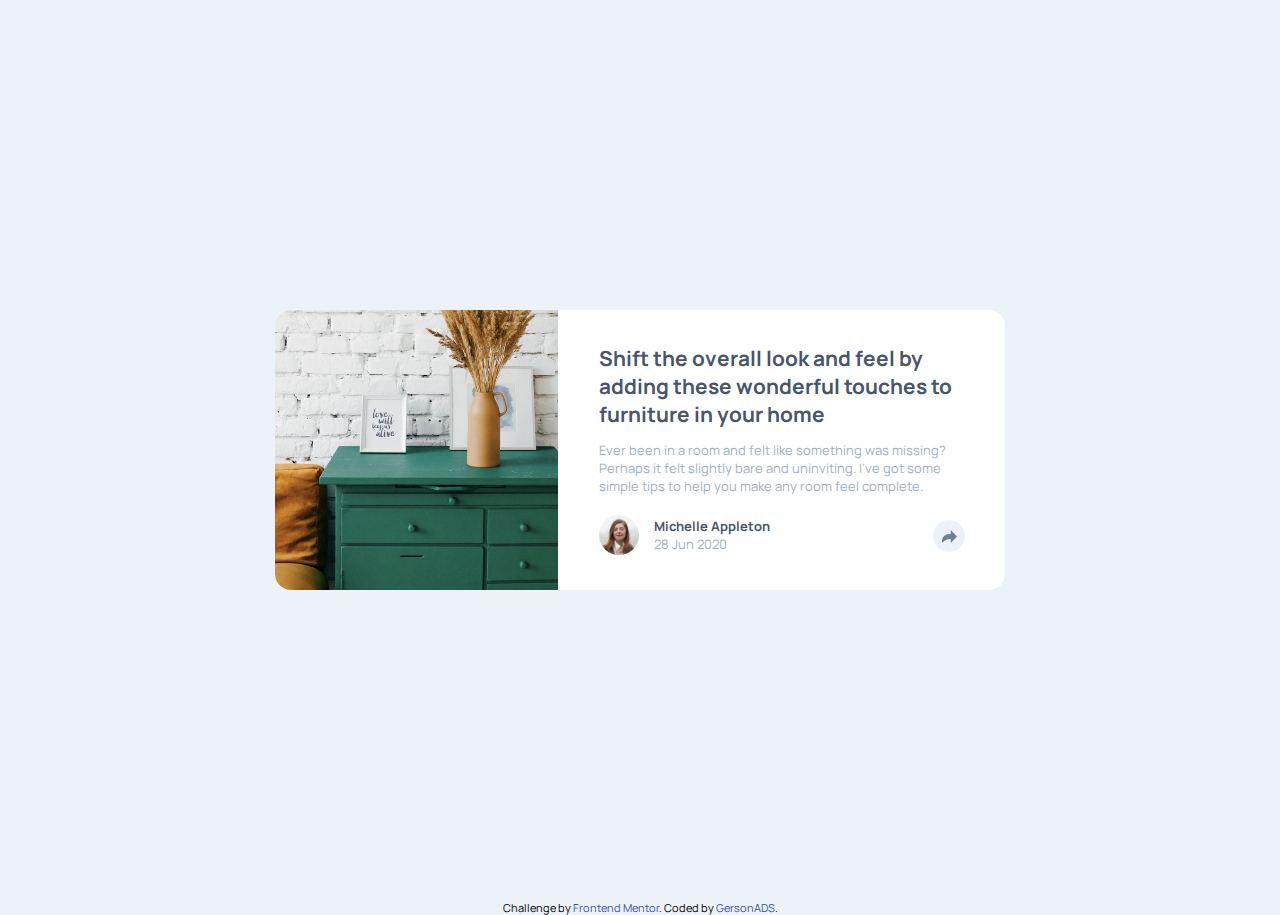
<file: index.html>
<!DOCTYPE html>
<html lang="en">

<head>
  <meta charset="UTF-8">
  <meta name="viewport" content="width=device-width, initial-scale=1.0">
  <!-- displays site properly based on user's device -->

  <link rel="preconnect" href="https://fonts.googleapis.com">
  <link rel="preconnect" href="https://fonts.gstatic.com" crossorigin>
  <link href="https://fonts.googleapis.com/css2?family=Manrope:wght@500;700&display=swap" rel="stylesheet">

  <link rel="icon" type="image/png" sizes="32x32" href="./images/favicon-32x32.png">

  <link rel="stylesheet" href="./assets/css/reset.css">
  <link rel="stylesheet" href="./assets/css/variables.css">
  <link rel="stylesheet" href="./assets/css/style.css">
  <link rel="stylesheet" href="./assets/css/responsive.css">

  <title>Frontend Mentor | Article preview component</title>

  <!-- Feel free to remove these styles or customise in your own stylesheet 👍 -->
  <style>
    .attribution {
      font-size: 11px;
      text-align: center;
    }

    .attribution a {
      color: hsl(228, 45%, 44%);
    }
  </style>
</head>

<style>
</style>

<body>

  <div class="container">

    <main class="main">
      <div class="image-area">

      </div>

      <div class="informative-area">

        <h1>
          Shift the overall look and feel by <wbr> adding these wonderful
          touches to furniture in your home
        </h1>
        <p>
          Ever been in a room and felt like <wbr> something was missing? Perhaps
          it felt <wbr> slightly bare and uninviting. I’ve got some <wbr> simple tips
          to help you make any room feel <wbr> complete.
        </p>

        <section class="description">

          <div class="avatar">
            <img src="./images/avatar-michelle.jpg" alt="Image of a woman">

            <div class="person-description">
              <h4>Michelle Appleton</h4>
              <p>28 Jun 2020</p>
            </div>

          </div>



          <div class="share" id="share_js">
            <div class="image-click" id="Share_click"><img id="image-seta" src="./images/icon-share.svg" alt="Share icon"></div>
            <div class="share-text" id="display-text">
              <div>S H A R E</div>
              <a href="#"><img src="./images/icon-facebook.svg" alt="Facebook icon"></a>
              <a href="#"> <img src="./images/icon-twitter.svg" alt="Twitter icon"></a>
              <a href="#"><img src="./images/icon-pinterest.svg" alt="Pinterest icon"></a>
              <div class="triangle"></div>
            </div>
          </div>

        </section>

      </div>

    </main>

  </div>

  <div class="attribution">
    Challenge by <a href="https://www.frontendmentor.io?ref=challenge" target="_blank">Frontend Mentor</a>. 
    Coded by <a href="https://github.com/GersonADS">GersonADS</a>.
  </div>
  <script src="./assets/js/javascript.js"></script>
</body>

</html>
</file>
<file: assets/css/variables.css>
:root{
    --VD-grayish-blue:hsl(217, 19%, 35%);
    --D-dark-blue:hsl(214, 17%, 51%);
    --Grayish-blue:hsl(212, 23%, 69%);
    --L-grayish-blue:hsl(210, 46%, 95%);
}
</file>
<file: assets/css/style.css>
body{
    font-family: 'Manrope', sans-serif;
    font-size: 13px;
    background-color: var(--L-grayish-blue);
}

h1,h4{
    color: var(--VD-grayish-blue);
}

p{
    color: var(--Grayish-blue);
}
.container {
    min-height: 100vh;
    display: flex;
    justify-content: center;
    align-items: center;
}

.main {
    position: relative;
    border-radius: 1rem;
    display: flex;
    max-width: 730px;
    height:280px;
    background-color: white;
}

.main .image-area{
    width: 790px;
    background:0 center no-repeat url('../../images/drawers.jpg');
    background-size: cover;
    border-top-left-radius: 1rem;
    border-bottom-left-radius: 1rem;
}

.main .informative-area{
    margin: 18px 0 0 25px;
    padding: 1rem;
    padding-right: 42px;
}

.main .informative-area h1{
    font-size: 1.3rem;
}

.main .informative-area p{
    margin-top: 13px;
}

.main .informative-area .description {
    display: flex;
    justify-content: space-between;
    align-items: center;
    margin-top: 20px;
}

.main .informative-area .description .avatar {
    display: flex;
    gap: 15px;
    align-items: center;
    justify-content: center;
}

.main .informative-area .description .avatar img{
    border-radius: 2rem;
    width: 40px;
    height: 40px;
}

.main .informative-area .description .avatar .person-description{
    line-height: 5px;
}

.main .informative-area .description .share{
    align-self: center;
    height:30px;
    width: 30px;
    position: relative;
}

.main .informative-area .description .share .image-click{
    background-color: var(--L-grayish-blue);
    display: flex;
    align-items: center;
    justify-content: center;
    border-radius: 1rem;
    height: 32px;
    width: 32px;
    cursor: pointer;
}

.main .informative-area .description .share .share-text{
    position: absolute;
    display: none;
    color: var(--Grayish-blue);
    align-items: center;
    justify-content: space-evenly;
    top: -80px;
    width: 247px;
    left: -105px;
    background:var(--VD-grayish-blue);
    padding: 1rem;
    padding-left: 1rem;
    border-radius: .6rem;
}

.main .informative-area .description .share .triangle{
    width: 30px;
    position: absolute;
    left: 105px;
    bottom: -27px;
    height: 30px;
    border-top: 15px solid var(--VD-grayish-blue);
    border-left: 15px solid transparent;
    border-right: 15px solid transparent;
    border-bottom: 1px solid transparent 

}
</file>
<file: assets/css/responsive.css>
@media (max-width: 1000px){

    h1{
        font-size: 13;
    }

    .container{
        padding: 0;
        align-items: normal;
    }

    .container .main {
        margin-top: 150px;
        display: flex;
        flex-direction: column;
        height:510px;
        gap: 5px;
        width:330px;
    }



    .main .image-area{
        width: 100%;
        height: 200px;
        border-top-right-radius: 1rem;
        border-top-left-radius: 1rem;
        border-bottom-left-radius: 0;
        background-position: 0 -20px;
    }
    .main .description{
        height: 32%;
    }


    .main .informative-area{
        margin: 18px 0 0 25px;
        padding: 1rem;
        padding-right: 32px;
    }


    .main .informative-area{
        text-align: left;
    }

    .main .informative-area h1{
        font-size: 1rem;
    }

    .main .informative-area .description {
        position: relative;
    }

    .main .informative-area .description .avatar {
        display: flex;
    }

    .main .informative-area .description .share{
        position: absolute;
        /* background-color: var(--VD-grayish-blue); */
        width: 332px;
        height: 78px;
        bottom: -10px;
        left: -42px;
        border-bottom-left-radius: 1rem;
        border-bottom-right-radius: 1rem;
    }
    .main .informative-area .description .share .image-click{
        position: absolute;
        right: 30px;
        bottom: 30px;
    }

    .main .informative-area .description .share .share-text{
        position: absolute;
        display: flex;
        height: 60px;
        left: 0;
        display: none;
        top: 5px;
    }
    
    .main .informative-area .description .share .triangle{
        display: none;
    }
    
}
</file>
